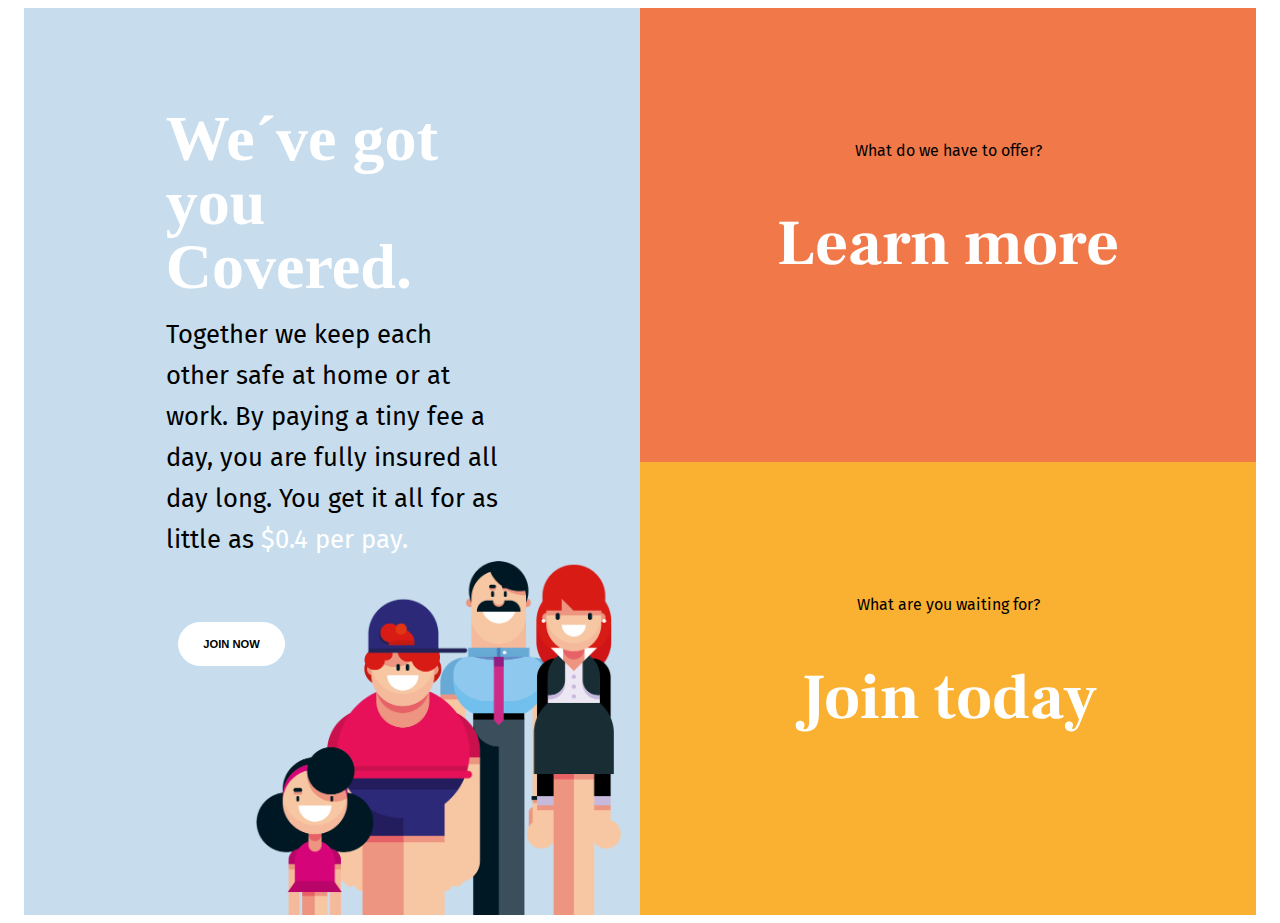
<file: index.html>
<!DOCTYPE html>
<html lang="en">

<head>
    <meta charset="UTF-8">
    <meta name="viewport" content="width=device-width, initial-scale=1.0">
    <title>Index</title>
    <link rel="preconnect" href="https://fonts.googleapis.com">
    <link rel="preconnect" href="https://fonts.gstatic.com" crossorigin>
    <link href="https://fonts.googleapis.com/css2?family=Frank+Ruhl+Libre&display=swap" rel="stylesheet">
    <link href="https://fonts.googleapis.com/css2?family=Fira+Sans&display=swap" rel="stylesheet">
    <link rel="stylesheet" href="style/style.css">
    <link rel="stylesheet" href="style/styleIndex.css">
</head>

<body>
    <main>
        <article id="togetherArticle">
            <section id="togetherTextSection">
                <h2>We´ve got you Covered.</h2>
                <p>Together we keep each other safe at home or at work. By paying a tiny fee a day, you are fully
                    insured all day long. You get it all for as little as <span id="whiteSpan">$0.4 per pay.</span></p>
            </section>
            <section id="buttonSection">
                <button><a href="Contact.html" id="joinLink">JOIN NOW</a></button>
                <img src="/img/family.png" alt="family picture">
            </section>


        </article>
        <article id="linkArticle">
            <section id="learnSection">
                <div class="container">
                    <p>What do we have to offer?</p>
                    <a href="Home.html">
                        <h1>Learn more</h1>
                    </a>
                </div>

            </section>
            <section id="joinSection">
                <div class="container">
                    <p>What are you waiting for?</p>
                    <a href="Contact.html">
                        <h1>Join today</h1>
                    </a>
                </div>

            </section>
        </article>
    </main>
</body>

</html>
</file>
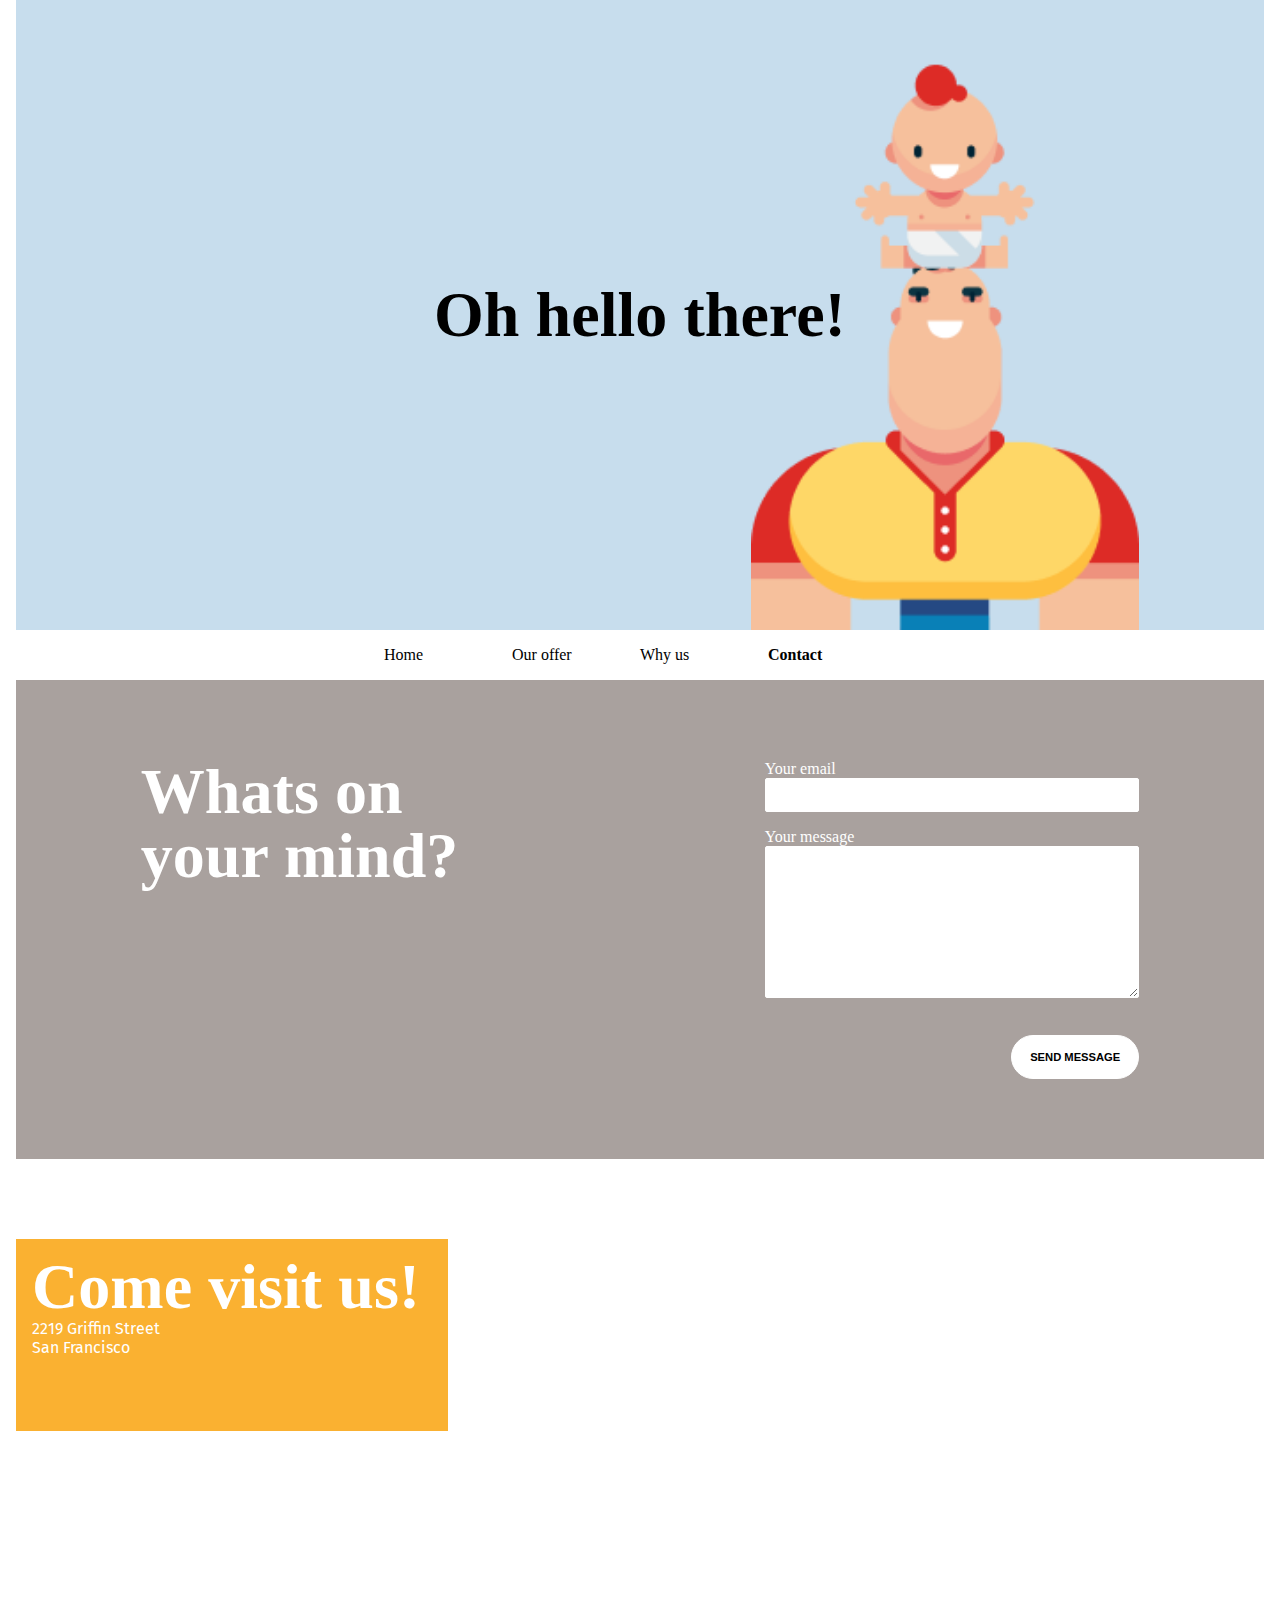
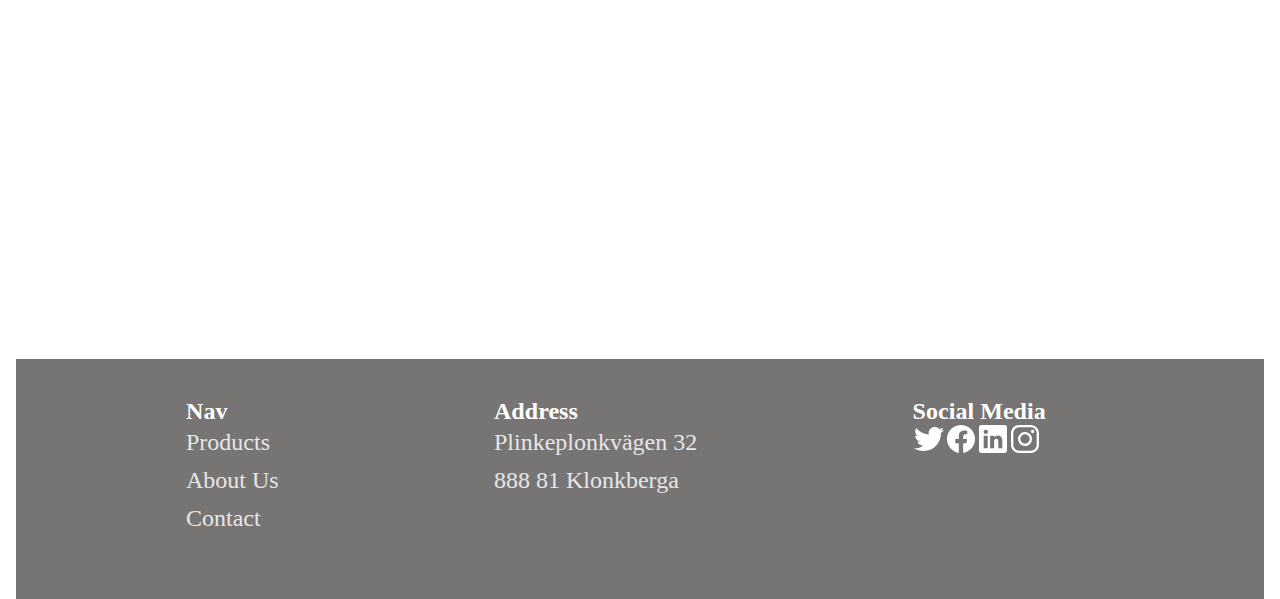
<file: Contact.html>
<!DOCTYPE html>
<html lang="en">

<head>
    <meta charset="UTF-8">
    <meta name="viewport" content="width=device-width, initial-scale=1.0">
    <title>Contact</title>
    <link rel="preconnect" href="https://fonts.googleapis.com">
    <link rel="preconnect" href="https://fonts.gstatic.com" crossorigin>
    <link href="https://fonts.googleapis.com/css2?family=Frank+Ruhl+Libre&display=swap" rel="stylesheet">
    <link href="https://fonts.googleapis.com/css2?family=Fira+Sans&display=swap" rel="stylesheet">
    <link rel="stylesheet" href="style/style.css">
    <link rel="stylesheet" href="style/styleContact.css">


    <script src="https://ajax.googleapis.com/ajax/libs/jquery/1.12.4/jquery.min.js"></script>
    <script>
        /* Keep this code if the middle header is not neccessary!
              $(window).scroll(function () {
                    if ($(this).scrollTop() > 100) { $('header').show(1000);   } 
                    else { $('header').hide(1000);  }
                }); */
    </script>
</head>

<body>


    <section id="helloSection">
        <h2>Oh hello there!</h2>
        <img src="/img/man-baby.png" alt="father with child picture">
    </section>

    <header class="box">
        <nav>
            <a href="/index.html">Home</a>
            <a href="/Home.html">Our offer</a>
            <a href="/Home.html">Why us</a>
            <a href="/Contact.html" id="contactLink">Contact</a>
        </nav>
    </header>

    <header id="fixedHeader">
        <nav>
            <a href="/Home.html">Home</a>
            <a href="/index.html">Our offer</a>
            <a href="#">Why us</a>
            <a href="/Contact.html" id="contactLink">Contact</a>
        </nav>
    </header>

    <main>
        <section id="onMindSection">
            <div id="leftSideOnMind">
                <h2>Whats on your mind?</h2>
            </div>
            <div id="rightSideOnMind">
                <label for="email">Your email</label>
                <input type="email" name="email" id="email">
                <label for="message">Your message</label>
                <textarea name="message" id="message" cols="30" rows="10"></textarea>
                <button>SEND MESSAGE</button>
            </div>
        </section>

        <section id="visitSection">

            <div id="visitUs">
                <h2>Come visit us!</h2>
                <p>2219 Griffin Street</p>
                <p>San Francisco</p>
            </div>

            <iframe
                src="https://www.google.com/maps/embed?pb=!1m18!1m12!1m3!1d3155.7962380804925!2d-122.38517572360112!3d37.72446041505602!2m3!1f0!2f0!3f0!3m2!1i1024!2i768!4f13.1!3m3!1m2!1s0x808f7f3e44cf0f9b%3A0xc8be3affccad8dd2!2sGriffith%20St%2C%20San%20Francisco%2C%20CA%2094124%2C%20Egyes%C3%BClt%20%C3%81llamok!5e0!3m2!1shu!2shu!4v1702459751232!5m2!1shu!2shu"
                width="100%" height="100%" style="border:0;" allowfullscreen="" loading="lazy"
                referrerpolicy="no-referrer-when-downgrade"></iframe>
        </section>
    </main>
    <footer>
        <div id="footerContainer">
            <div class="footerItem">
                <h2>Nav</h2>
                <span>Products</span>
                <span>About Us</span>
                <span>Contact</span>
            </div>
            <div class="footerItem">
                <h2>Address</h2>
                <span>Plinkeplonkvägen 32</span>
                <span>888 81 Klonkberga</span>
            </div>
            <div class="footerItem">
                <h2>Social Media</h2>
                <div id="socialMediaItems">
                    <img src="/img/logo-twitter.svg" alt="twitter">
                    <img src="/img/logo-facebook.svg" alt="facebook">
                    <img src="/img/logo-linkedin.svg" alt="linkedin">
                    <img src="/img/logo-instagram.svg" alt="instagram">
                </div>
            </div>
        </div>
    </footer>

</body>

</html>

<script>
    function isInViewport(el) {
        const rect = el.getBoundingClientRect();
        return (
            rect.top >= 0 &&
            rect.left >= 0 &&
            rect.bottom <= (window.innerHeight || document.documentElement.clientHeight) &&
            rect.right <= (window.innerWidth || document.documentElement.clientWidth)
        );
    }

    const box = document.querySelector('.box');

    document.addEventListener('scroll', function () {
        const messageText = isInViewport(box) ?
            $('#fixedHeader').hide(1000) :
            $('#fixedHeader').show(1000)
    }, {
        passive: true
    });
</script>
</file>
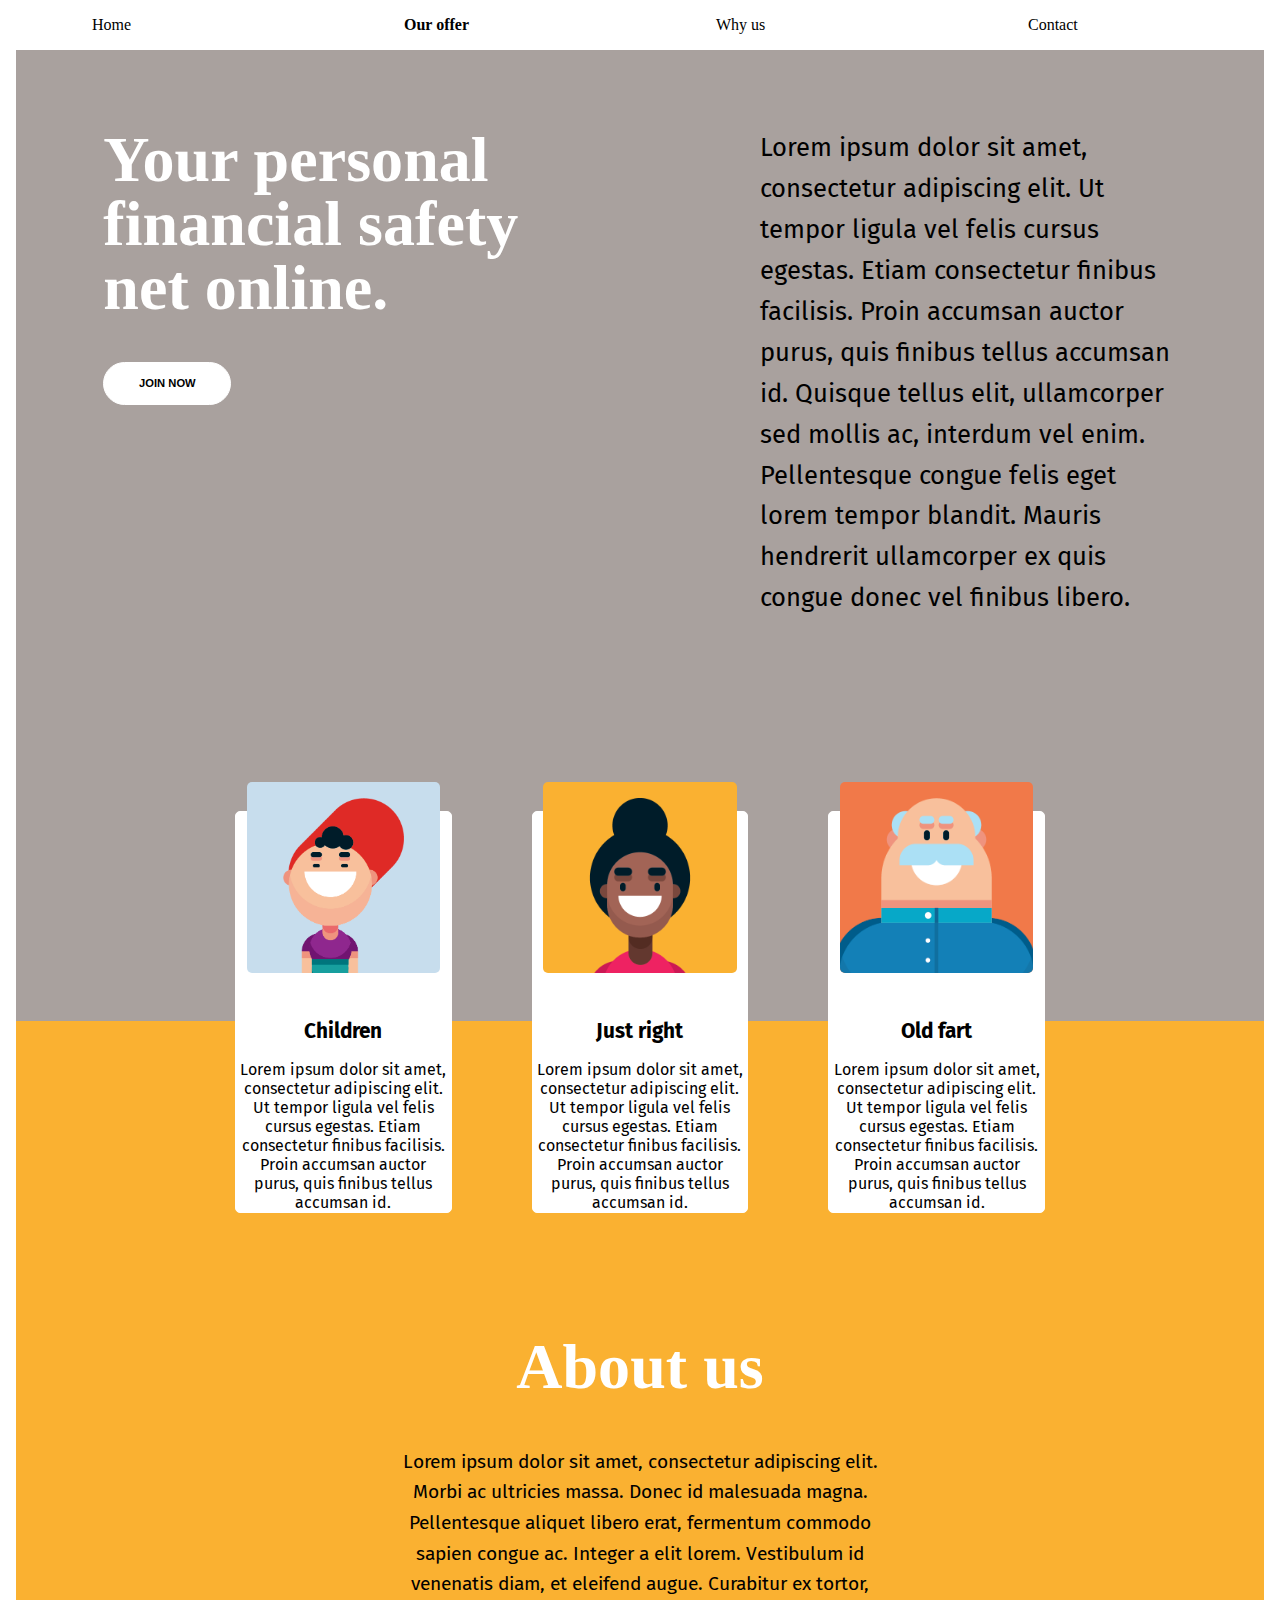
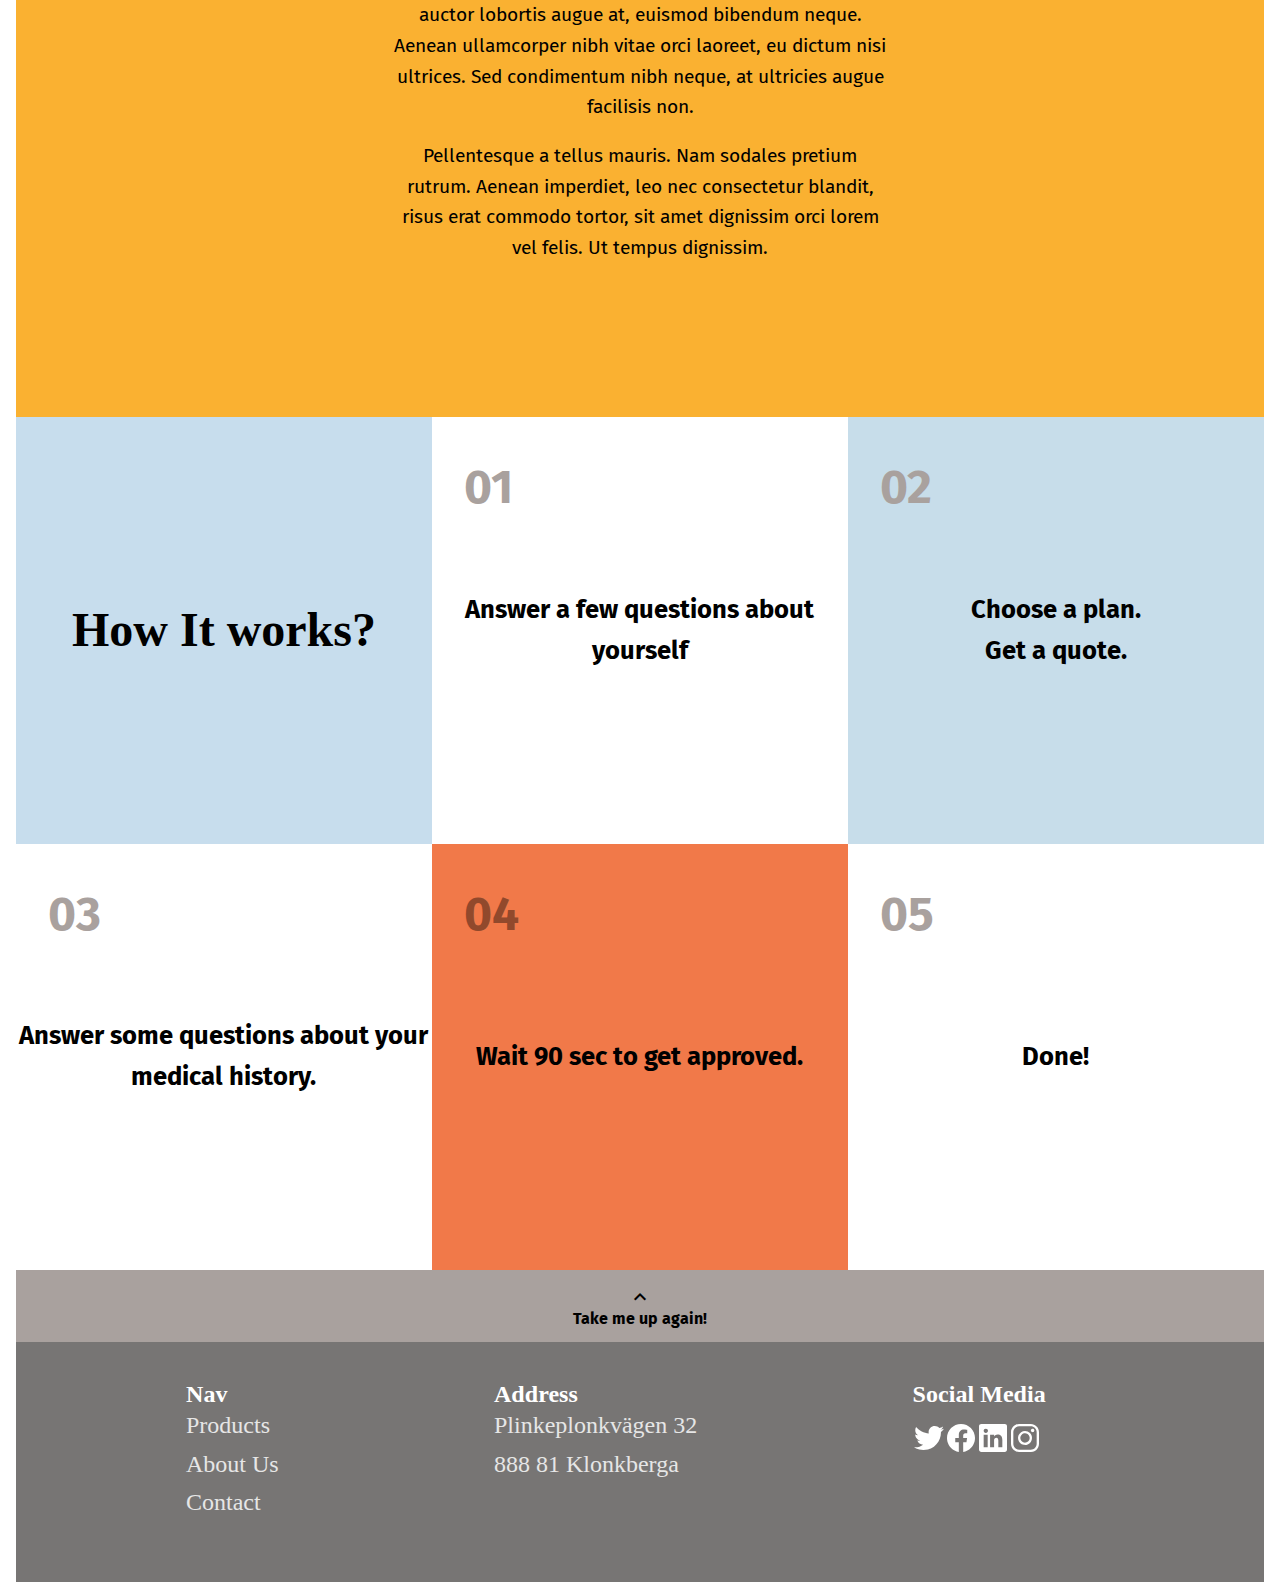
<file: Home.html>
<!DOCTYPE html>
<html lang="en">

<head>
    <meta charset="UTF-8">
    <meta name="viewport" content="width=device-width, initial-scale=1.0">
    <title>Home</title>
    <link rel="preconnect" href="https://fonts.googleapis.com">
    <link rel="preconnect" href="https://fonts.gstatic.com" crossorigin>
    <link href="https://fonts.googleapis.com/css2?family=Frank+Ruhl+Libre&display=swap" rel="stylesheet">
    <link href="https://fonts.googleapis.com/css2?family=Fira+Sans&display=swap" rel="stylesheet">
    <link rel="stylesheet" href="style/style.css">
    <link rel="stylesheet" href="style/styleHome.css">
    <link rel="stylesheet"
        href="https://fonts.googleapis.com/css2?family=Material+Symbols+Outlined:opsz,wght,FILL,GRAD@20..48,100..700,0..1,-50..200" />
</head>

<body>
    <header>
        <nav id="myNav">
            <a href="/index.html">Home</a>
            <a href="/Home.html" id="offerLink">Our offer</a>
            <a href="/Home.html">Why us</a>
            <a href="/Contact.html">Contact</a>
        </nav>
    </header>

    <main>
        <article id="safetyArticle">
            <section id="safetySection">
                <div id="leftSafety">
                    <h2>Your personal financial safety net online.</h2>
                    <button><a href="Contact.html" id="joinLink">JOIN NOW</a></button>
                </div>
                <div id="rightSafety">
                    <p>Lorem ipsum dolor sit amet, consectetur adipiscing elit. Ut tempor ligula vel felis cursus
                        egestas.
                        Etiam
                        consectetur finibus facilisis. Proin accumsan auctor purus, quis finibus tellus accumsan id.
                        Quisque
                        tellus elit, ullamcorper sed mollis ac, interdum vel enim. Pellentesque congue felis eget lorem
                        tempor
                        blandit. Mauris hendrerit ullamcorper ex quis congue donec vel finibus libero.
                    </p>
                </div>
            </section>

            <section id="cardSection">
                <div class="card">
                    <div class="imageDiv" id="image1div">
                        <img src="/img/child.png" alt="picture" id="childPicture">
                    </div>
                    <p>Children</p>
                    <p>Lorem ipsum dolor sit amet, consectetur
                        adipiscing elit. Ut tempor ligula vel felis
                        cursus egestas. Etiam consectetur finibus
                        facilisis. Proin accumsan auctor purus,
                        quis finibus tellus accumsan id.</p>
                </div>
                <div class="card">
                    <div class="imageDiv" id="image2div">
                        <img src="/img/adult.png" alt="picture">
                    </div>
                    <p>Just right</p>
                    <p>Lorem ipsum dolor sit amet, consectetur
                        adipiscing elit. Ut tempor ligula vel felis
                        cursus egestas. Etiam consectetur finibus
                        facilisis. Proin accumsan auctor purus,
                        quis finibus tellus accumsan id.</p>
                </div>
                <div class="card">
                    <div class="imageDiv" id="image3div">
                        <img src="/img/old.png" alt="picture">
                    </div>
                    <p>Old fart</p>
                    <p>Lorem ipsum dolor sit amet, consectetur
                        adipiscing elit. Ut tempor ligula vel felis
                        cursus egestas. Etiam consectetur finibus
                        facilisis. Proin accumsan auctor purus,
                        quis finibus tellus accumsan id.</p>
                </div>
            </section>
        </article>


        <section id="aboutUsSection">
            <h2>About us</h2>
            <p>Lorem ipsum dolor sit amet, consectetur adipiscing elit. Morbi ac ultricies massa. Donec id malesuada
                magna. Pellentesque aliquet libero erat, fermentum commodo sapien congue ac. Integer a elit lorem.
                Vestibulum id venenatis diam, et eleifend augue. Curabitur ex tortor, auctor lobortis augue at, euismod
                bibendum neque. Aenean ullamcorper nibh vitae orci laoreet, eu dictum nisi ultrices. Sed condimentum
                nibh neque, at ultricies augue facilisis non.
            </p>
            <br>
            <p>Pellentesque a tellus mauris. Nam sodales pretium rutrum. Aenean imperdiet, leo nec consectetur blandit,
                risus erat commodo tortor, sit amet dignissim orci lorem vel felis. Ut tempus dignissim.</p>
        </section>

        <section id="howWorks">
            <div class="boxContainer">
                <div id="cell0" class="smallBoxInContainer">How It works?</div>
                <div id="cell1" class="smallBoxInContainer">
                    <p>01</p>
                    <p>Answer a few questions about yourself</p>
                </div>
                <div id="cell2" class="smallBoxInContainer">
                    <p>02</p>
                    <div>
                        <p>Choose a plan.</p>
                        <p>Get a quote.</p>
                    </div>

                </div>
            </div>
            <div class="boxContainer">
                <div id="cell3" class="smallBoxInContainer">
                    <p>03</p>
                    <p>Answer some questions about your medical history.</p>
                </div>
                <div id="cell4" class="smallBoxInContainer">
                    <p>04</p>
                    <p>Wait 90 sec to get approved.</p>
                </div>
                <div id="cell5" class="smallBoxInContainer">
                    <p>05</p>
                    <p>Done!</p>
                </div>
            </div>
        </section>

        <section id="takeMeUp">
            <a href="#safetyArticle" id="upButton">
                <p class="material-symbols-outlined">expand_less</p>
                <p>Take me up again!</p>
            </a>
        </section>
    </main>

    <footer>
        <div id="footerContainer">
            <div class="footerItem">
                <h2>Nav</h2>
                <span>Products</span>
                <span>About Us</span>
                <span>Contact</span>
            </div>
            <div class="footerItem">
                <h2>Address</h2>
                <span>Plinkeplonkvägen 32</span>
                <span>888 81 Klonkberga</span>
            </div>
            <div class="footerItem">
                <h2>Social Media</h2>
                <div id="socialMediaItems">
                    <img src="/img/logo-twitter.svg" alt="twitter">
                    <img src="/img/logo-facebook.svg" alt="facebook">
                    <img src="/img/logo-linkedin.svg" alt="linkedin">
                    <img src="/img/logo-instagram.svg" alt="instagram">
                </div>
            </div>
        </div>
    </footer>

</body>

</html>
</file>
<file: style/style.css>
:root {
  --darkYellow-color: #f17949;
  --yellow-color: #fab131;
  --lightGrey-color: #c7ddea;
  --grey-color: #a9a19e;
  --blue-color: rgb(199, 221, 237);
}

html {
  padding: 0 1rem;
}

h1 {
  font-family: "Frank Ruhl Libre", serif;
}

p {
  font-family: "Fira Sans", sans-serif;
}

button {
  z-index: 2;
  background-color: white;
  border-radius: 25px;
  border: 1px solid white;
  margin: 10% 0 0 25%;
  width: 8rem;
  height: 2.7rem;
  overflow: visible;
  font-size: 0.7rem;
  font-weight: bold;
}

h2 {
  color: white;
  text-align: left;
  word-break: break-word;
  font-size: 4rem;
  font-weight: 900;
  letter-spacing: 0.05px;
  line-height: 1;
}
</file>
<file: style/styleIndex.css>
main {
  display: flex;
  min-height: 100%;
}

#togetherArticle {
  background-color: var(--blue-color);
  display: flex;
  flex-direction: column;
  width: 50vw;
}

#togetherTextSection {
  margin: 0 23% 0 23%;
  max-height: fit-content;
  display: flex;
  flex-direction: column;
  align-items: center;
  justify-content: flex-end;
  flex-wrap: nowrap;
}

#togetherTextSection > h2 {
  margin: 0rem 0 1rem 0;
  padding-top: calc(3rem + 4vw);
}

#togetherTextSection > p {
  text-align: left;
  font-size: 1.6rem;
  line-height: 1.6;
  margin: 0;
  padding: 0;
}

#whiteSpan {
  color: white;
}

#buttonSection {
  display: flex;
  height: 50%;
}

#joinLink {
  color: black;
  text-decoration: none;
}

img {
  z-index: 1;
  max-width: 60%;
  vertical-align: bottom;
  float: right;
  margin-right: 1rem;
  margin-left: -5%;
}

#linkArticle {
  display: flex;
  flex-direction: column;
  width: 50vw;
  min-height: 100%;
}

#learnSection {
  background-color: var(--darkYellow-color);
  min-height: 50%;
  display: flex;
  align-items: center;
  justify-content: center;
}

#joinSection {
  background-color: var(--yellow-color);
  min-height: 50%;
  display: flex;
  align-items: center;
  justify-content: center;
}

.container {
  display: flex;
  flex-direction: column;
  text-align: center;
}

.container > a {
  color: white;
  text-decoration: none;
  font-size: 2rem;
}

.container > p {
  padding: 0;
  margin: 0;
}

/*-----------------------*/

@media only screen and (max-width: 851px) {
  main {
    flex-direction: column;
  }

  #togetherTextSection {
    height: max-content;
    padding: 10px;
    margin: 0;
  }

  #buttonSection {
    display: flex;
    flex-direction: column;
    flex-wrap: wrap;
    height: calc(100vw + 3rem);
    width: 100%;
    margin: 0;
    padding: 0;
    position: relative;
  }

  #buttonSection > button {
    margin-left: 10px;
    width: 8rem;
    height: 2.7rem;
    flex-wrap: nowrap;
  }

  img {
    margin-top: 1rem;
    margin-left: 0%;
    align-self: center;
    position: absolute;
    bottom: 0;
    min-width: 50vw;
    max-width: 90vw;
  }

  #linkArticle {
    width: 100%;
    flex-wrap: wrap;
  }

  html,
  main,
  #togetherArticle {
    padding: 0;
    margin: 0;
    width: 100%;
  }

  #learnSection,
  #joinSection {
    min-height: 50vw;
  }
}
</file>
<file: style/styleContact.css>
/*----------- hello section --------------*/

#helloSection {
  display: flex;
  flex-direction: column;
  flex-wrap: wrap;
  height: 70vh;
  width: 100%;
  background-color: var(--blue-color);
  position: relative;
}

#helloSection > h2 {
  color: black;
  flex-wrap: wrap;
  word-break: break-word;
  align-self: center;
  position: absolute;
  top: 50%;
  transform: translateY(-50%);
}

#helloSection > img {
  z-index: 1;
  height: 90%;
  position: absolute;
  bottom: 0;
  right: 10%;
}

/*-----------nav --------------*/

header {
  display: flex;
  background-color: white;
  width: 100%;
  z-index: 100;
  justify-content: space-around;
}

#fixedHeader {
  display: flex;
  background-color: white;
  width: 100%;
  z-index: 100;
  position: fixed;
  display: none;
  top: 0;
  justify-content: space-around;
}

nav {
  display: flex;
  flex-wrap: wrap;
  justify-content: space-around;
  padding: 1rem;
}

a {
  text-decoration: none;
  color: black;
  min-width: 8rem;
}

#contactLink {
  font-weight: bold;
}

/*-----------main --------------*/

main {
  display: flex;
  flex-direction: column;
  width: 100%;
  position: relative;
}

/*----------- on mine mind section --------------*/

#onMindSection {
  background-color: var(--grey-color);
  width: 100%;
  display: flex;
  flex-direction: row;
  padding: 2rem 0 2rem 0;
}

#leftSideOnMind {
  width: 100%;
  display: flex;
  margin: 3rem 10% 3rem 10%;
  justify-content: center;
}

#rightSideOnMind {
  width: 100%;
  border-radius: 5px;
  margin: 3rem 10% 3rem 10%;
  display: flex;
  flex-direction: column;
  color: white;
}

input,
textarea {
  border: 1px solid white;
  border-radius: 2px;
}

input {
  height: 2rem;
  margin-bottom: 1rem;
}

button {
  align-self: flex-end;
}

/*----------- visit section --------------*/

#visitSection {
  height: 50rem;
  width: 100%;
  position: relative;
}

#visitUs {
  background-color: var(--yellow-color);
  color: white;
  width: 25rem;
  height: 20%;
  display: flex;
  flex-direction: column;
  flex-wrap: wrap;
  padding: 1rem;
  position: absolute;
  top: 10%;
}

.google-map {
  padding-bottom: 50%;
  position: relative;
}

.google-map iframe {
  height: 100%;
  width: 100%;
  left: 0;
  top: 0;
  position: absolute;
}

/* ----------------- Footer ----------------- */
footer {
  color: white;
  background-color: rgb(119, 117, 116);
  font-size: 1.5rem;
  display: flex;
  flex-direction: row;
  height: 15rem;
}

#footerContainer {
  display: flex;
  flex-direction: row;
  justify-content: space-around;
  flex-wrap: wrap;
  flex-grow: 1;
  padding: 2.5rem 8% 1rem 5%;
}

.footerItem {
  display: flex;
  flex-direction: column;
  height: fit-content;
}

.footerItem > h2 {
  font-size: 1.5rem;
}

#socialMediaItems {
  display: flex;
  flex-direction: row;
  justify-content: space-between;
  margin-right: 1rem;
}

.footerItem > span {
  font-size: 1.5rem;
  font-weight: 300;
  line-height: 1.6;
  color: rgb(230, 230, 230);
}

#socialMediaItems > img {
  width: 2rem;
  height: fit-content;
}

* {
  padding: 0;
  margin: 0;
}

/*----------- MOBILE --------------*/

@media only screen and (max-width: 851px) {
  html,
  body,
  main {
    padding: 0;
    margin: 0;
  }

  html {
    background-color: green;
  }

  h2 {
    font-size: 2rem;
  }

  #helloSection {
    width: 100%;
    display: flex;
    flex-wrap: wrap;
    height: 14rem;
  }

  #helloSection > h2 {
    display: flex;
    align-self: flex-start;
    width: 50%;
    flex-wrap: wrap;
    margin-left: 2rem;
  }

  #helloSection > img {
    z-index: 1;
    height: 90%;
    position: absolute;
    bottom: 0;
  }

  #onMindSection {
    display: flex;
    flex-direction: column;
    flex-wrap: wrap;
    width: 100%;
  }

  #leftSideOnMind {
    margin: 3rem 0 0 2rem;
    padding: 0;
    width: fit-content;
  }

  #leftSideOnMind > h2 {
    word-break: break-word;
  }

  #rightSideOnMind {
    width: fit-content;
    border-radius: 5px;
    padding: 1rem;
    margin: 1rem;
    display: flex;
    flex-direction: column;
    flex-wrap: wrap;
  }

  #visitUs {
    background-color: var(--yellow-color);
    color: white;
    width: 20rem;
    height: 20%;
    display: flex;
    flex-direction: column;
    flex-wrap: wrap;
    padding: 1rem;
    position: absolute;
    top: 10%;
    left: 5%;
  }

  footer {
    color: white;
    background-color: rgb(119, 117, 116);
    font-size: 1.5rem;
    display: flex;
    flex-direction: row;
    min-height: 15rem;
    height: auto;
    flex-wrap: wrap;
  }

  #footerContainer {
    display: flex;
    flex-direction: row;
    flex-wrap: wrap;
    flex-grow: 1;
    justify-content: flex-start;
  }

  .footerItem {
    display: flex;
    flex-direction: column;
    height: fit-content;
    padding: 1rem;
  }

  .footerItem > h2 {
    font-size: 1.5rem;
  }

  #socialMediaItems {
    display: flex;
    flex-direction: row;
    justify-content: space-between;
    margin-right: 1rem;
  }

  .footerItem > span {
    font-size: 1.5rem;
    font-weight: 300;
    line-height: 1.6;
    color: rgb(230, 230, 230);
  }

  #socialMediaItems > img {
    width: 2rem;
    height: fit-content;
  }
}
</file>
<file: style/styleHome.css>
/*-----------header --------------*/

header {
  position: fixed;
  top: 0;
  width: 100%;
  background-color: white;
  z-index: 4;
}

nav {
  display: flex;
  justify-content: space-around;
  padding: 1rem;
  flex-wrap: wrap;
}

a {
  text-decoration: none;
  color: black;
  min-width: 12rem;
}

#offerLink {
  font-weight: bold;
}



/*-----------main --------------*/

main {
  display: flex;
  flex-direction: column;
  width: 100%;
  position: relative;
}

#safetyArticle {
  height: max-content;
  padding: 0 7% 0 7%;
  background-color: var(--grey-color);
  width: 86%;
}

#safetySection {
  display: flex;
  flex-direction: row;
  justify-content: space-around;
  column-gap: 15rem;
  padding-top: 8rem;
}

#leftSafety {
  display: flex;
  flex-direction: column;
  width: 50%;
}

#leftSafety > button {
  margin-left: 0;
}

#joinLink {
  color: black;
  text-decoration: none;
}

#rightSafety {
  width: 50%;
}

#rightSafety > p {
  text-align: left;
  font-size: 1.6rem;
  line-height: 1.6;
}

/* -------- Card section -------- */

#cardSection {
  display: flex;
  flex-direction: row;
  justify-content: center;
  column-gap: 5rem;
  background-color: var(--grey-color);
  /*  padding-top: 12rem; */
  position: relative;
  top: 12rem;
}

.card {
  width: 20%;
  height: 25rem;
  border: 1px solid white;
  border-radius: 5px;
  z-index: 2;
  background-color: white;
  display: flex;
  flex-direction: column;
  align-items: center;
}

.imageDiv {
  width: 90%;
  height: 12rem;
  overflow: hidden;
  border-radius: 5px;
  position: relative;
  bottom: 30px;
  display: flex;
  justify-content: center;
}

#image1div {
  background-color: var(--blue-color);
}

#image2div {
  background-color: var(--yellow-color);
}

#image3div {
  background-color: var(--darkYellow-color);
}

img {
  height: 35rem;
  padding-top: 1rem;
}

#childPicture {
  height: 14rem;
}

.card > p:first-of-type {
  font-size: 1.3rem;
  font-weight: bold;
  padding: 1rem 0 1rem 0;
}

.card > p {
  text-align: center;
}

/* -------- About us -------- */
#aboutUsSection {
  z-index: 1;
  background-color: var(--yellow-color);
  height: 100vh;
  display: flex;
  flex-direction: column;
  align-items: center;
  justify-content: center;
  align-content: center;
  text-align: center;
  padding: 3rem 30% 3rem 30%;
}

#aboutUsSection > h2 {
  position: relative;
  top: 5rem;
  padding: 0rem 0 3rem 0;
}

#aboutUsSection > p {
  font-size: 1.2rem;
  line-height: 1.6;
  position: relative;
  top: 5rem;
}

/* -------- How works section -------- */

#howWorks {
  display: flex;
  flex-direction: column;
  width: 100%;
  height: fit-content;
}

.boxContainer {
  display: flex;
  flex-wrap: wrap;
}

.smallBoxInContainer {
  float: left;
  width: 33.33%;
  height: 33.33vw;
  display: flex;
  justify-content: center;
  align-items: center;
  position: relative;
  font-size: 1.6rem;
  line-height: 1.6;
  font-weight: bold;
}

#cell0 {
  background-color: var(--blue-color);
}
#cell1,
#cell3,
#cell5 {
  background-color: white;
}
#cell2 {
  background-color: var(--lightGrey-color);
}
#cell4 {
  background-color: var(--darkYellow-color);
}

.smallBoxInContainer > p:first-of-type {
  font-size: 3rem;
  font-weight: bold;
  color: var(--grey-color);
  padding: 2rem;
  position: absolute;
  top: 0;
  left: 0;
}

#cell0 {
  font-size: 3rem;
}

#cell4 > p:first-of-type {
  color: rgb(145, 73, 44);
}

#cell2 > div {
  text-align: center;
}

.smallBoxInContainer > p:nth-of-type(2) {
  text-align: center;
}

/* -------- Take me up button -------- */

#takeMeUp {
  display: flex;
  flex-direction: column;
  justify-content: center;
  align-items: center;
  height: 4.5rem;
  width: 100%;
  background-color: var(--grey-color);
}

#upButton {
  display: flex;
  flex-direction: column;
  justify-content: center;
  align-items: center;
  width: 100%;
  color: black;
  font-weight: bold;
}

/* ----------------- Footer ----------------- */
footer {
  color: white;
  background-color: rgb(119, 117, 116);
  font-size: 1.5rem;
  display: flex;
  flex-direction: row;
  height: 15rem;
}

#footerContainer {
  display: flex;
  flex-direction: row;
  justify-content: space-around;
  flex-wrap: wrap;
  flex-grow: 1;
  padding: 2.5rem 8% 1rem 5%;
}

.footerItem {
  display: flex;
  flex-direction: column;
  height: fit-content;
}

.footerItem > h2 {
  font-size: 1.5rem;
}

#socialMediaItems {
  display: flex;
  flex-direction: row;
  justify-content: space-between;
  margin-right: 1rem;
}

.footerItem > span {
  font-size: 1.5rem;
  font-weight: 300;
  line-height: 1.6;
  color: rgb(230, 230, 230);
}

#socialMediaItems > img {
  width: 2rem;
  height: fit-content;
}

* {
  padding: 0;
  margin: 0;
}

/*----------- MOBILE --------------*/
@media only screen and (max-width: 851px) {
  #safetyArticle {
    height: fit-content;
  }

  #safetySection {
    display: flex;
    flex-direction: column;
    padding-top: 8rem;
  }

  button {
    display: none;
  }

  #leftSafety {
    display: flex;
    flex-direction: column;
    width: 100%;
  }

  #rightSafety {
    width: 100%;
    padding-top: 1rem;
  }

  #cardSection {
    display: flex;
    flex-direction: column;
    row-gap: 4rem;
    align-items: center;
    background-color: var(--grey-color);
    padding: -0.2rem 30% 3rem 30%;
    margin-bottom: 19rem;
    height: fit-content;
  }
  .card {
    width: 80%;
  }

  #aboutUsSection {
    z-index: 1;
    background-color: var(--yellow-color);
    height: auto;
    text-align: center;
    padding: 1rem 10% 10rem 10%;
    display: flex;
    flex-wrap: wrap;
    flex-direction: column;
    justify-content: flex-start;
  }

  #aboutUsSection > h2 {
    padding: 0 0 1rem 0;
  }

  #aboutUsSection > p {
    font-size: 1.2rem;
    line-height: 1.6;
  }

  .boxContainer {
    height: auto;
  }

  .smallBoxInContainer {
    display: flex;
    flex-direction: row;
    flex-wrap: wrap;
    column-gap: 1rem;
    min-width: min-content;
    width: 100%;
    min-height: 33.33vw;
    height: auto;
  }

  .smallBoxInContainer > p:first-of-type {
    font-size: 1.7rem;
    color: var(--grey-color);
    width: 20%;
    margin-right: 10px;
    position: absolute;
    top: 0;
    left: 0;
  }

  .smallBoxInContainer > p:nth-of-type(2),
  #cell2 > div {
    text-align: center;
    font-size: 1.5rem;
    line-height: 1;
    word-break: break-word;
    width: 50%;
    margin-right: 10px;
    position: relative;
  }

  footer {
    color: white;
    background-color: rgb(119, 117, 116);
    font-size: 1.5rem;
    display: flex;
    flex-direction: row;
    min-height: 15rem;
    height: auto;
    flex-wrap: wrap;
  }

  #footerContainer {
    display: flex;
    flex-direction: row;
    flex-wrap: wrap;
    flex-grow: 1;
    justify-content: flex-start;
  }

  .footerItem {
    display: flex;
    flex-direction: column;
    height: fit-content;
    padding: 1rem;
  }

  .footerItem > h2 {
    font-size: 1.5rem;
  }

  #socialMediaItems {
    display: flex;
    flex-direction: row;
    justify-content: space-between;
    margin-right: 1rem;
  }

  .footerItem > span {
    font-size: 1.5rem;
    font-weight: 300;
    line-height: 1.6;
    color: rgb(230, 230, 230);
  }

  #socialMediaItems > img {
    width: 2rem;
    height: fit-content;
  }
}
</file>
